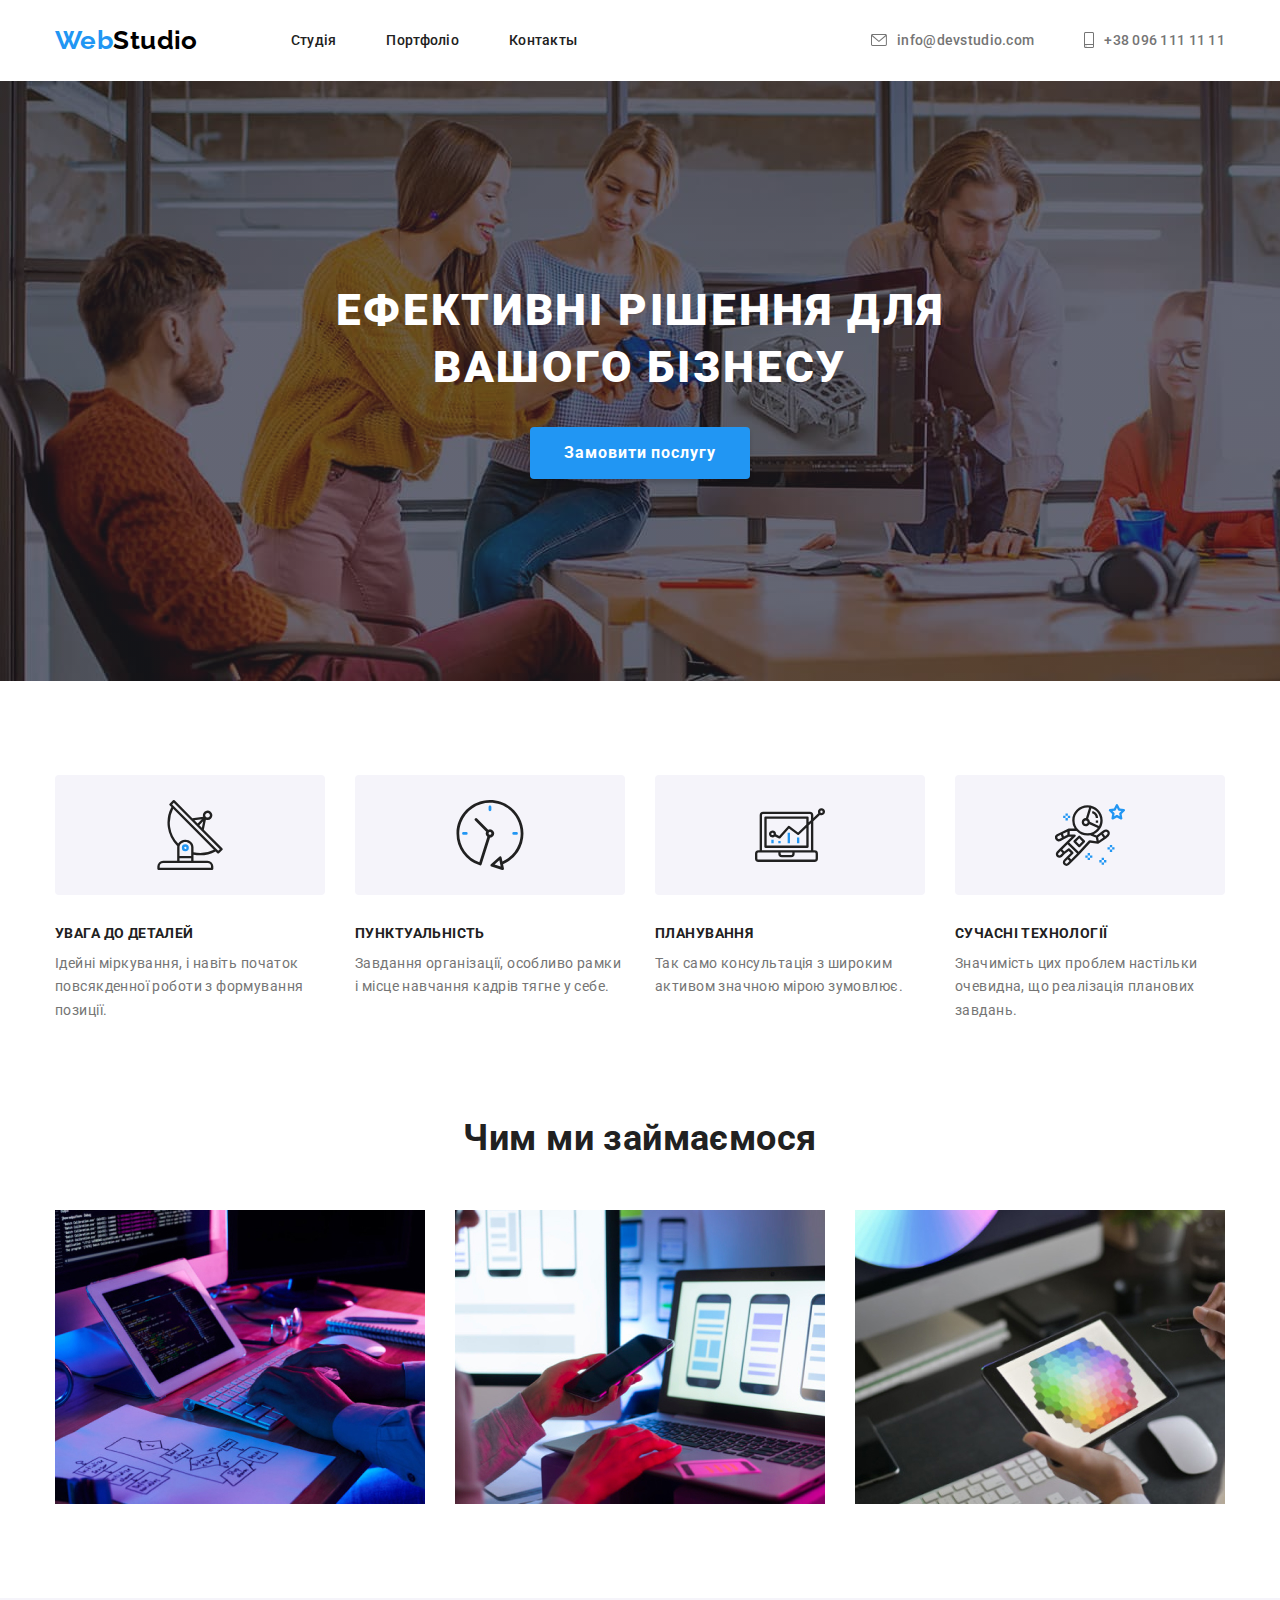
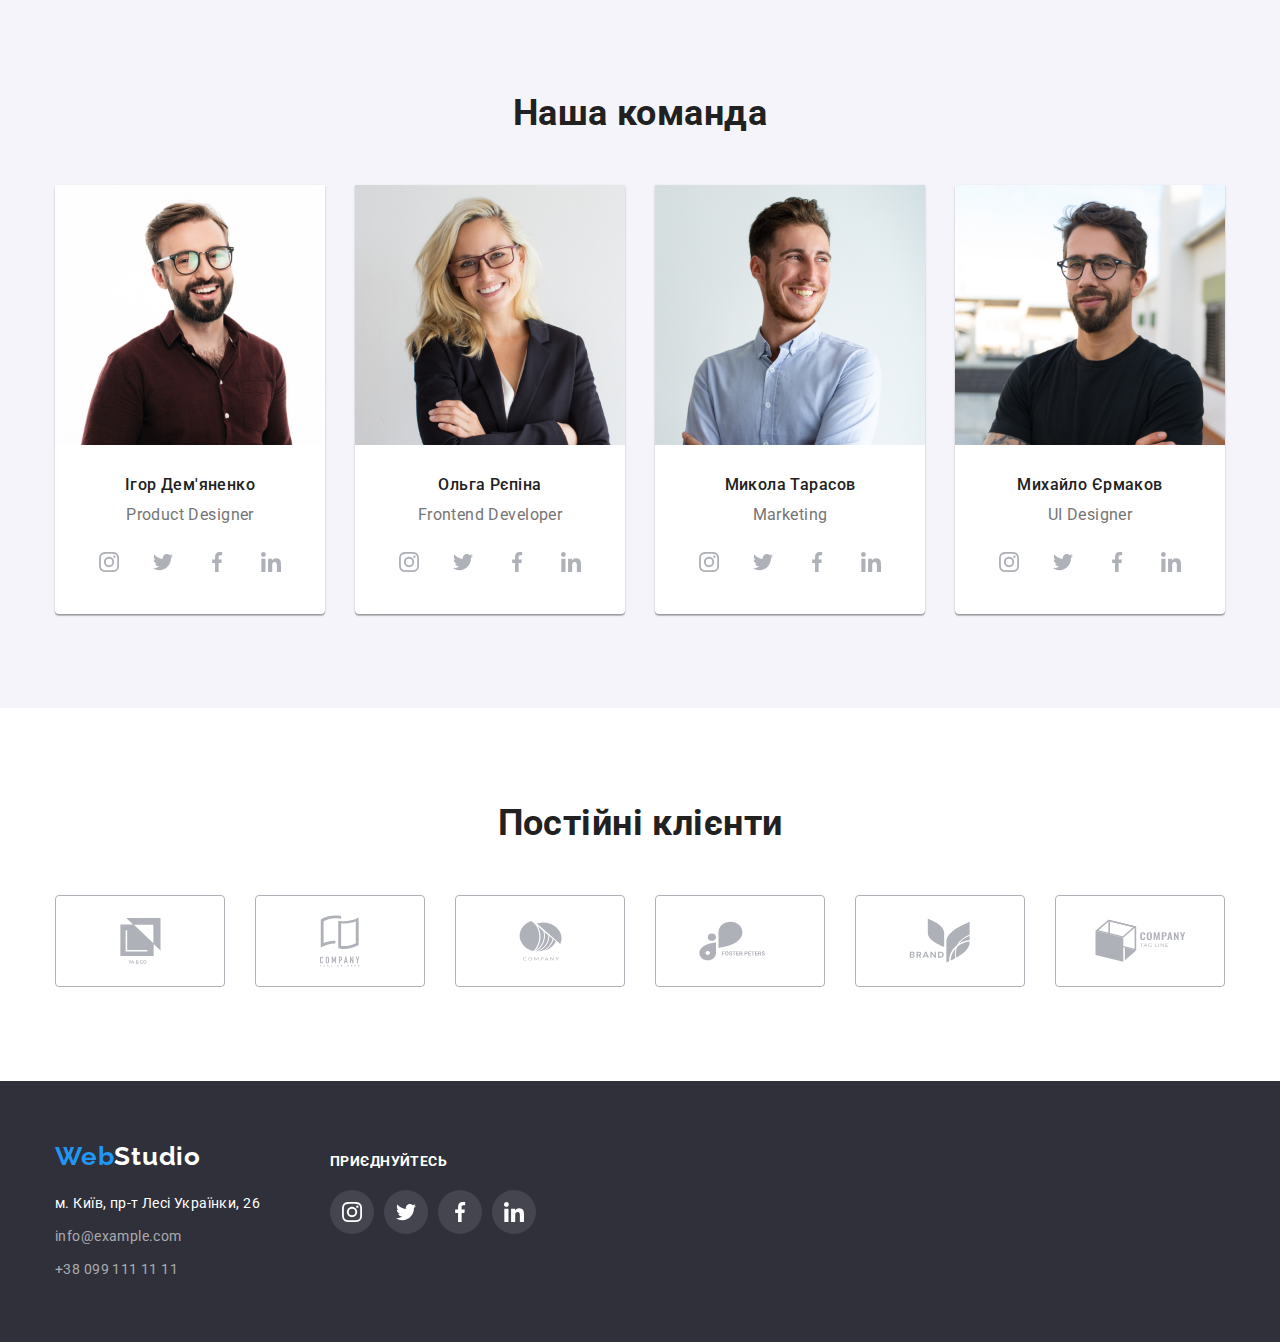
<file: index.html>
<!DOCTYPE html>
<html lang="en">
  <head>
    <meta charset="UTF-8" />
    <meta http-equiv="X-UA-Compatible" content="IE=edge" />
    <meta name="viewport" content="width=device-width, initial-scale=1.0" />
    <link rel="preconnect" href="https://fonts.googleapis.com" />
    <link rel="preconnect" href="https://fonts.gstatic.com" crossorigin />
    <link
      href="https://fonts.googleapis.com/css2?family=Raleway:wght@700&family=Roboto:wght@400;500;700&display=swap"
      rel="stylesheet"
    />
    <link
      rel="stylesheet"
      href="https://cdnjs.cloudflare.com/ajax/libs/modern-normalize/1.1.0/modern-normalize.min.css"
    />
    <link rel="stylesheet" href="./css/reset.css" />
    <link rel="stylesheet" href="./css/style.css" />
    <title>DZ_2</title>
  </head>
  <body>
    <!-- HEADER -->
    <header class="header">
      <div class="container header-container">
        <nav class="header-nav">
          <a href="./index.html" class="icon-link"
            ><span class="header-icon">Web</span>Studio</a
          >
          <ul class="header-list">
            <li class="header-item">
              <a href="./index.html" class="header-link visited"> Студія</a>
            </li>
            <li class="header-item">
              <a href="portfolio.html" target="_blank" class="header-link">
                Портфоліо</a
              >
            </li>
            <li class="header-item">
              <a href="" class="header-link"> Контакты</a>
            </li>
          </ul>
        </nav>

        <ul class="header-auth">
          <li class="header-auth-item">
            <a
              href="mailto:info@devstudio.com"
              target="_blank"
              class="header-auth-link"
              >info@devstudio.com
              <svg class="header-email-icon" width="16" height="12">
                <use href="./Img/header-icons.svg#icon-envelope-hover"></use>
              </svg>
            </a>
          </li>
          <li class="header-auth-item">
            <a href="tel:+380961111111" target="_blank" class="header-auth-link"
              >+38 096 111 11 11
              <svg class="header-email-icon" width="10" height="16">
                <use href="./Img/header-icons.svg#icon-smartphone"></use>
              </svg>
            </a>
          </li>
        </ul>
      </div>
    </header>

    <main>
      <!-- HERO -->
      <section class="hero section">
        <div class="container">
          <h1 class="hero-title">Ефективні рішення для вашого бізнесу</h1>
          <button type="button" class="hero-btn">Замовити послугу</button>
        </div>
      </section>
      <!-- advantage -->
      <section class="advantage container section">
        <h2 class="advantage-title title visually-hidden">Особенности</h2>
        <ul class="advantage-list">
          <li class="advantage-item">
            <div class="advantage-icon-border">
              <svg class="advantage-icons" width="70" height="70">
                <use href="./Img/advantage-icons.svg#icon-antenna-1"></use>
              </svg>
            </div>
            <h3 class="advantage-secondary-title">УВАГА ДО ДЕТАЛЕЙ</h3>
            <p class="advantage-text">
              Ідейні міркування, і навіть початок повсякденної роботи з
              формування позиції.
            </p>
          </li>
          <li class="advantage-item">
            <div class="advantage-icon-border">
              <svg class="advantage-icons" width="70" height="70">
                <use href="./Img/advantage-icons.svg#icon-clock-1"></use>
              </svg>
            </div>
            <h3 class="advantage-secondary-title">ПУНКТУАЛЬНІСТЬ</h3>
            <p class="advantage-text">
              Завдання організації, особливо рамки і місце навчання кадрів тягне
              у себе.
            </p>
          </li>
          <li class="advantage-item">
            <div class="advantage-icon-border">
              <svg class="advantage-icons" width="70" height="70">
                <use href="./Img/advantage-icons.svg#icon-diagram-1"></use>
              </svg>
            </div>
            <h3 class="advantage-secondary-title">ПЛАНУВАННЯ</h3>
            <p class="advantage-text">
              Так само консультація з широким активом значною мірою зумовлює.
            </p>
          </li>
          <li class="advantage-item">
            <div class="advantage-icon-border">
              <svg class="advantage-icons" width="70" height="70">
                <use href="./Img/advantage-icons.svg#icon-astronaut-1"></use>
              </svg>
            </div>
            <h3 class="advantage-secondary-title">СУЧАСНІ ТЕХНОЛОГІЇ</h3>
            <p class="advantage-text">
              Значимість цих проблем настільки очевидна, що реалізація планових
              завдань.
            </p>
          </li>
        </ul>
      </section>
      <!-- WORK -->
      <section class="work container section">
        <h2 class="work-title title">Чим ми займаємося</h2>
        <ul class="work-list">
          <li class="work-item">
            <img src="./Img/code.jpg" alt="code" width="370" />
          </li>
          <li class="work-item">
            <img src="./Img/phone.jpg" alt="phone" width="370" />
          </li>
          <li class="work-item">
            <img src="./Img/tablet.jpg" alt="tablet" width="370" />
          </li>
        </ul>
      </section>
      <!-- TEAM -->
      <section class="team section">
        <div class="container">
          <h2 class="team-title title">Наша команда</h2>
          <ul class="team-list">
            <li class="team-item">
              <img
                src="./Img/img_1.jpg"
                alt="Ігор Дем'яненко
                 "
                width="270"
              />
              <h3 class="team-secondary-title">Ігор Дем'яненко</h3>
              <p class="team-text">Product Designer</p>
              <ul class="team-icon-list">
                <li class="team-icon-item">
                  <a class="team-icon-link" href="">
                    <svg class="team-soc-icon" width="20" height="20">
                      <use href="./Img/soc.svg#icon-instagram"></use>
                    </svg>
                  </a>
                </li>
                <li class="team-icon-item">
                  <a class="team-icon-link" href="">
                    <svg class="team-soc-icon" width="20" height="20">
                      <use href="./Img/soc.svg#icon-twitter"></use>
                    </svg>
                  </a>
                </li>
                <li class="team-icon-item">
                  <a class="team-icon-link" href="">
                    <svg class="team-soc-icon" width="20" height="20">
                      <use href="./Img/soc.svg#icon-facebook"></use>
                    </svg>
                  </a>
                </li>
                <li class="team-icon-item">
                  <a class="team-icon-link" href="">
                    <svg class="team-soc-icon" width="20" height="20">
                      <use href="./Img/soc.svg#icon-linkedin"></use>
                    </svg>
                  </a>
                </li>
              </ul>
            </li>
            <li class="team-item">
              <img
                src="./Img/img_2.jpg"
                alt="Ольга Рєпіна
                 "
                width="270"
              />
              <h3 class="team-secondary-title">Ольга Рєпіна</h3>
              <p class="team-text">Frontend Developer</p>
              <ul class="team-icon-list">
                <li class="team-icon-item">
                  <a class="team-icon-link" href="">
                    <svg class="team-soc-icon" width="20" height="20">
                      <use href="./Img/soc.svg#icon-instagram"></use>
                    </svg>
                  </a>
                </li>
                <li class="team-icon-item">
                  <a class="team-icon-link" href="">
                    <svg class="team-soc-icon" width="20" height="20">
                      <use href="./Img/soc.svg#icon-twitter"></use>
                    </svg>
                  </a>
                </li>
                <li class="team-icon-item">
                  <a class="team-icon-link" href="">
                    <svg class="team-soc-icon" width="20" height="20">
                      <use href="./Img/soc.svg#icon-facebook"></use>
                    </svg>
                  </a>
                </li>
                <li class="team-icon-item">
                  <a class="team-icon-link" href="">
                    <svg class="team-soc-icon" width="20" height="20">
                      <use href="./Img/soc.svg#icon-linkedin"></use>
                    </svg>
                  </a>
                </li>
              </ul>
            </li>
            <li class="team-item">
              <img
                src="./Img/img_3.jpg"
                alt="Микола Тарасов
                 "
                width="270"
              />
              <h3 class="team-secondary-title">Микола Тарасов</h3>
              <p class="team-text">Marketing</p>
              <ul class="team-icon-list">
                <li class="team-icon-item">
                  <a class="team-icon-link" href="">
                    <svg class="team-soc-icon" width="20" height="20">
                      <use href="./Img/soc.svg#icon-instagram"></use>
                    </svg>
                  </a>
                </li>
                <li class="team-icon-item">
                  <a class="team-icon-link" href="">
                    <svg class="team-soc-icon" width="20" height="20">
                      <use href="./Img/soc.svg#icon-twitter"></use>
                    </svg>
                  </a>
                </li>
                <li class="team-icon-item">
                  <a class="team-icon-link" href="">
                    <svg class="team-soc-icon" width="20" height="20">
                      <use href="./Img/soc.svg#icon-facebook"></use>
                    </svg>
                  </a>
                </li>
                <li class="team-icon-item">
                  <a class="team-icon-link" href="">
                    <svg class="team-soc-icon" width="20" height="20">
                      <use href="./Img/soc.svg#icon-linkedin"></use>
                    </svg>
                  </a>
                </li>
              </ul>
            </li>
            <li class="team-item">
              <img
                src="./Img/img_4.jpg"
                alt="Михайло Єрмаков
                 "
                width="270"
              />
              <h3 class="team-secondary-title">Михайло Єрмаков</h3>
              <p class="team-text">UI Designer</p>
              <ul class="team-icon-list">
                <li class="team-icon-item">
                  <a class="team-icon-link" href="">
                    <svg class="team-soc-icon" width="20" height="20">
                      <use href="./Img/soc.svg#icon-instagram"></use>
                    </svg>
                  </a>
                </li>
                <li class="team-icon-item">
                  <a class="team-icon-link" href="">
                    <svg class="team-soc-icon" width="20" height="20">
                      <use href="./Img/soc.svg#icon-twitter"></use>
                    </svg>
                  </a>
                </li>
                <li class="team-icon-item">
                  <a class="team-icon-link" href="">
                    <svg class="team-soc-icon" width="20" height="20">
                      <use href="./Img/soc.svg#icon-facebook"></use>
                    </svg>
                  </a>
                </li>
                <li class="team-icon-item">
                  <a class="team-icon-link" href="">
                    <svg class="team-soc-icon" width="20" height="20">
                      <use href="./Img/soc.svg#icon-linkedin"></use>
                    </svg>
                  </a>
                </li>
              </ul>
            </li>
          </ul>
        </div>
      </section>
      <!-- CLIENTS -->
      <section class="clients container section">
        <h2 class="title-clients title">Постійні клієнти</h2>
        <ul class="clients-list">
          <li class="clients-item">
            <a href="" class="clients-link">
              <svg class="clients-icon" width="41" height="46">
                <use href="./Img/clients-icon.svg#icon-group"></use>
              </svg>
            </a>
          </li>
          <li class="clients-item">
            <a href="" class="clients-link">
              <svg class="clients-icon" width="40" height="52">
                <use href="./Img/clients-icon.svg#icon-group-1"></use>
              </svg>
            </a>
          </li>
          <li class="clients-item">
            <a href="" class="clients-link">
              <svg class="clients-icon" width="43" height="41">
                <use href="./Img/clients-icon.svg#icon-group-2"></use>
              </svg>
            </a>
          </li>
          <li class="clients-item">
            <a href="" class="clients-link">
              <svg class="clients-icon" width="84" height="40">
                <use href="./Img/clients-icon.svg#icon-group-3"></use>
              </svg>
            </a>
          </li>
          <li class="clients-item">
            <a href="" class="clients-link">
              <svg class="clients-icon" width="62" height="45">
                <use href="./Img/clients-icon.svg#icon-group-4"></use>
              </svg>
            </a>
          </li>
          <li class="clients-item">
            <a href="" class="clients-link">
              <svg class="clients-icon" width="93" height="43">
                <use href="./Img/clients-icon.svg#icon-group-5"></use>
              </svg>
            </a>
          </li>
        </ul>
      </section>
    </main>
    <!-- FOOTER -->
    <footer class="footer">
      <div class="container footer-section">
        <address class="address">
          <ul class="adrress-list">
            <li class="address-item">
              <a href="./index.html" class="footer-icon-secondary"
                ><span class="footer-icon">Web</span>Studio</a
              >
            </li>
            <li class="address-item">
              <a
                href="https://goo.gl/maps/q9b8zo8jBSZSoCHC9"
                target="_blank"
                rel="noopener noreferrer"
                class="adress-link"
                >м. Київ, пр-т Лесі Українки, 26</a
              ><br />
            </li>
            <li class="address-item">
              <a href="mailto:info@example.com" class="contact-link"
                >info@example.com</a
              ><br />
            </li>
            <li class="address-item">
              <a href="tel:+380991111111" class="contact-link"
                >+38 099 111 11 11</a
              >
            </li>
          </ul>
          <div class="footer-position">
            <h3 class="footer-title">приєднуйтесь</h3>
            <ul class="footer-icon-list">
              <li class="footer-icon-item">
                <a class="footer-icon-link" href="">
                  <svg class="footer-soc-icon" width="20" height="20">
                    <use href="./Img/soc.svg#icon-instagram"></use>
                  </svg>
                </a>
              </li>
              <li class="footer-icon-item">
                <a class="footer-icon-link" href="">
                  <svg class="footer-soc-icon" width="20" height="20">
                    <use href="./Img/soc.svg#icon-twitter"></use>
                  </svg>
                </a>
              </li>
              <li class="footer-icon-item">
                <a class="footer-icon-link" href="">
                  <svg class="footer-soc-icon" width="20" height="20">
                    <use href="./Img/soc.svg#icon-facebook"></use>
                  </svg>
                </a>
              </li>
              <li class="footer-icon-item">
                <a class="footer-icon-link" href="">
                  <svg class="footer-soc-icon" width="20" height="20">
                    <use href="./Img/soc.svg#icon-linkedin"></use>
                  </svg>
                </a>
              </li>
            </ul>
          </div>
        </address>
      </div>
    </footer>
  </body>
</html>
</file>
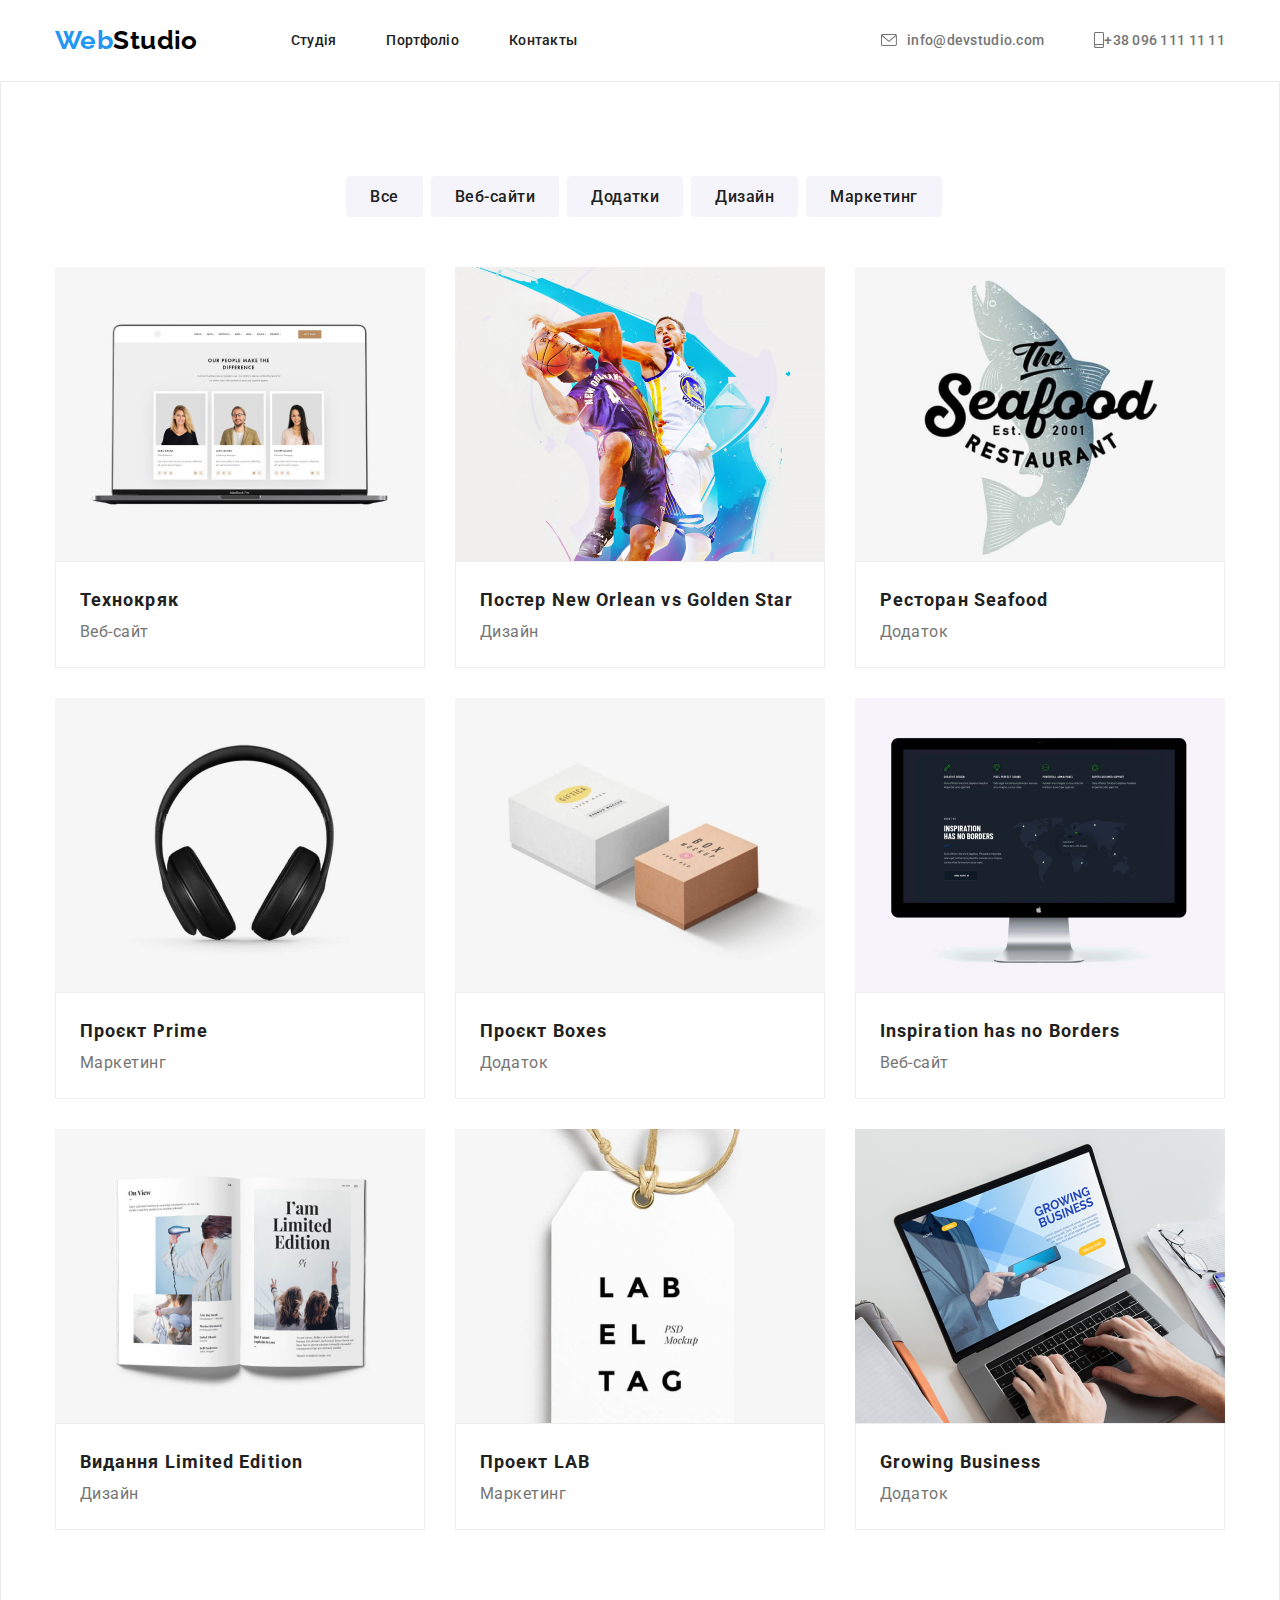
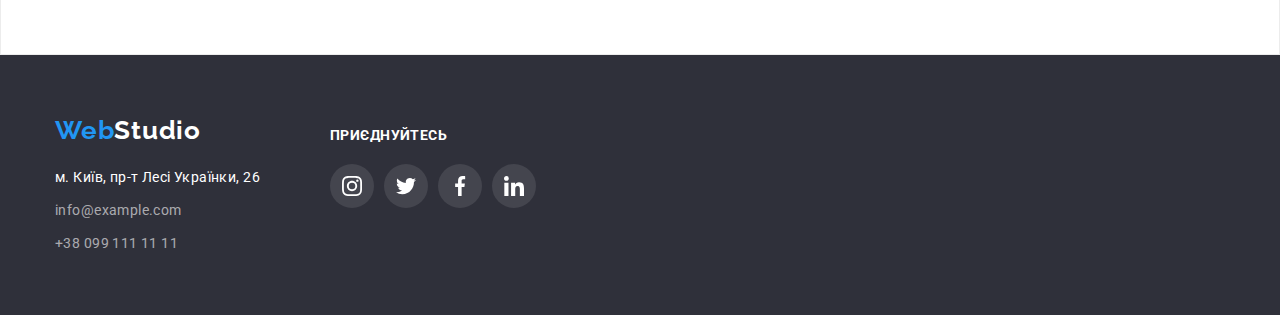
<file: portfolio.html>
<!DOCTYPE html>
<html lang="en">
  <head>
    <meta charset="UTF-8" />
    <meta http-equiv="X-UA-Compatible" content="IE=edge" />
    <meta name="viewport" content="width=device-width, initial-scale=1.0" />
    <link rel="preconnect" href="https://fonts.googleapis.com" />
    <link rel="preconnect" href="https://fonts.gstatic.com" crossorigin />
    <link
      href="https://fonts.googleapis.com/css2?family=Raleway:wght@700&family=Roboto:wght@400;500;700&display=swap"
      rel="stylesheet"
    />
    <link
      rel="stylesheet"
      href="https://cdnjs.cloudflare.com/ajax/libs/modern-normalize/1.1.0/modern-normalize.min.css"
    />
    <link rel="stylesheet" href="./css/reset.css" />
    <link rel="stylesheet" href="./css/style.css" />
    <title>Portfolio</title>
  </head>
  <body>
    <!-- HEADER -->
    <header class="header">
      <div class="container header-container">
        <nav class="header-nav">
          <a href="./index.html" class="icon-link"
            ><span class="header-icon">Web</span>Studio</a
          >
          <ul class="header-list">
            <li class="header-item">
              <a href="./index.html" class="header-link"> Студія</a>
            </li>
            <li class="header-item">
              <a
                href="portfolio.html"
                target="_blank"
                class="header-link visited"
              >
                Портфоліо</a
              >
            </li>
            <li class="header-item">
              <a href="" class="header-link"> Контакты</a>
            </li>
          </ul>
        </nav>

        <ul class="header-auth">
          <li class="header-auth-item">
            <a
              href="mailto:info@devstudio.com"
              target="_blank"
              class="header-auth-link"
              >info@devstudio.com
              <svg class="header-email-icon" width="16" height="12">
                <use href="./Img/header-icons.svg#icon-envelope-hover"></use>
              </svg>
            </a>
          </li>
          <li class="header-auth-item">
            <a href="tel:+380961111111" target="_blank" class="header-auth-link"
              >+38 096 111 11 11
              <svg class="header-phone-icon" width="10" height="16">
                <use href="./Img/iphone.svg#icon-smartphone"></use>
              </svg>
            </a>
          </li>
        </ul>
      </div>
    </header>
    <main>
      <section class="portfolio portfolio-header">
        <div class="container section">
          <h1 class="hero-portfolio visually-hidden">PORTFOLIO</h1>
          <!-- Кнопки -->

          <ul class="radio-buttons">
            <li class="portfolio-button">
              <button type="button" class="portfolio-btn">Все</button>
            </li>
            <li class="portfolio-button">
              <button type="button" class="portfolio-btn">Веб-сайти</button>
            </li>
            <li class="portfolio-button">
              <button type="button" class="portfolio-btn">Додатки</button>
            </li>
            <li class="portfolio-button">
              <button type="button" class="portfolio-btn">Дизайн</button>
            </li>
            <li class="portfolio-button">
              <button type="button" class="portfolio-btn">Маркетинг</button>
            </li>
          </ul>

          <!-- Контент -->

          <ul class="content-list">
            <li class="content-item">
              <img
                src="./img-portfolio/techno.jpg"
                alt="Технокряк"
                width="370"
              />
              <div class="portfolio-content">
                <h3 class="content-title">Технокряк</h3>
                <p class="content-text">Веб-сайт</p>
              </div>
            </li>
            <li class="content-item">
              <img
                src="./img-portfolio/poster.jpg"
                alt="Постер New Orlean vs Golden Star"
                width="370"
              />
              <div class="portfolio-content">
                <h3 class="content-title">Постер New Orlean vs Golden Star</h3>
                <p class="content-text">Дизайн</p>
              </div>
            </li>
            <li class="content-item">
              <img
                src="./img-portfolio/restaurant.jpg"
                alt="Ресторан Seafood"
                width="370"
              />
              <div class="portfolio-content">
                <h3 class="content-title">Ресторан Seafood</h3>
                <p class="content-text">Додаток</p>
              </div>
            </li>
            <li class="content-item">
              <img
                src="./img-portfolio/prime.jpg"
                alt="Проєкт Prime"
                width="370"
              />
              <div class="portfolio-content">
                <h3 class="content-title">Проєкт Prime</h3>
                <p class="content-text">Маркетинг</p>
              </div>
            </li>
            <li class="content-item">
              <img
                src="./img-portfolio/boxes.jpg"
                alt="Проєкт Boxes"
                width="370"
              />
              <div class="portfolio-content">
                <h3 class="content-title">Проєкт Boxes</h3>
                <p class="content-text">Додаток</p>
              </div>
            </li>
            <li class="content-item">
              <img
                src="./img-portfolio/Inspiration has no Borders.jpg"
                alt="Inspiration has no Borders"
                width="370"
              />
              <div class="portfolio-content">
                <h3 class="content-title">Inspiration has no Borders</h3>
                <p class="content-text">Веб-сайт</p>
              </div>
            </li>
            <li class="content-item">
              <img
                src="./img-portfolio/LimitedEdition.jpg"
                alt="Видання Limited Edition"
                width="370"
              />

              <div class="portfolio-content">
                <h3 class="content-title">Видання Limited Edition</h3>
                <p class="content-text">Дизайн</p>
              </div>
            </li>
            <li class="content-item">
              <img src="./img-portfolio/lab.jpg" alt="Проект LAB" width="370" />
              <div class="portfolio-content">
                <h3 class="content-title">Проект LAB</h3>
                <p class="content-text">Маркетинг</p>
              </div>
            </li>
            <li class="content-item">
              <img
                src="./img-portfolio/GrowingBusiness.jpg"
                alt="Growing Business"
                width="370"
              />
              <div class="portfolio-content">
                <h3 class="content-title">Growing Business</h3>
                <p class="content-text">Додаток</p>
              </div>
            </li>
          </ul>
        </div>
      </section>
    </main>

    <footer class="footer">
      <div class="container footer-section">
        <address class="address">
          <ul class="adrress-list">
            <li class="address-item">
              <a href="./index.html" class="footer-icon-secondary"
                ><span class="footer-icon">Web</span>Studio</a
              >
            </li>
            <li class="address-item">
              <a
                href="https://goo.gl/maps/q9b8zo8jBSZSoCHC9"
                target="_blank"
                rel="noopener noreferrer"
                class="adress-link"
                >м. Київ, пр-т Лесі Українки, 26</a
              ><br />
            </li>
            <li class="address-item">
              <a href="mailto:info@example.com" class="contact-link"
                >info@example.com</a
              ><br />
            </li>
            <li class="address-item">
              <a href="tel:+380991111111" class="contact-link"
                >+38 099 111 11 11</a
              >
            </li>
          </ul>
          <div class="footer-position">
            <h3 class="footer-title">приєднуйтесь</h3>
            <ul class="footer-icon-list">
              <li class="footer-icon-item">
                <a class="footer-icon-link" href="">
                  <svg class="footer-soc-icon" width="20" height="20">
                    <use href="./Img/soc.svg#icon-instagram"></use>
                  </svg>
                </a>
              </li>
              <li class="footer-icon-item">
                <a class="footer-icon-link" href="">
                  <svg class="footer-soc-icon" width="20" height="20">
                    <use href="./Img/soc.svg#icon-twitter"></use>
                  </svg>
                </a>
              </li>
              <li class="footer-icon-item">
                <a class="footer-icon-link" href="">
                  <svg class="footer-soc-icon" width="20" height="20">
                    <use href="./Img/soc.svg#icon-facebook"></use>
                  </svg>
                </a>
              </li>
              <li class="footer-icon-item">
                <a class="footer-icon-link" href="">
                  <svg class="footer-soc-icon" width="20" height="20">
                    <use href="./Img/soc.svg#icon-linkedin"></use>
                  </svg>
                </a>
              </li>
            </ul>
          </div>
        </address>
      </div>
    </footer>
  </body>
</html>
</file>
<file: css/style.css>
:root {
  --primery-title-color: #212121;
  --text-color: #757575;
  --accent-color: #2196f3;
  --footer-bcg-color: #2f303a;
}

body {
  background-color: #ffffff;
  color: var(--primery-title-color);
  font-family: "Roboto", sans-serif;
  letter-spacing: 0.03em;
  font-size: 14px;
  line-height: 1.2;
}

.title {
  color: var(--primery-title-color);
  font-weight: 700;
  font-size: 36px;
  text-align: center;
  margin-top: 0;
  margin-bottom: 50px;
}

.container {
  width: 100%;
  max-width: 1200px;
  margin: 0 auto;
  padding-left: 15px;
  padding-right: 15px;
  /* outline: 2px solid red; */
}

.section {
  padding-top: 94px;
  padding-bottom: 94px;
}

.footer-section {
  padding-top: 60px;
  padding-bottom: 60px;
}

/* ----------------------HEADER----------------------- */

.header-container {
  display: flex;
  align-items: center;
}

.header-container .header-nav {
  display: flex;
  align-items: center;
}

.header-list {
  display: flex;
  margin: 32px 0;
}

.header-item {
  margin-left: 93px;
}

.header-list .header-item + .header-item {
  margin-left: 50px;
}
.header-icon {
  font-family: "Raleway";
  font-weight: 700;
  font-size: 26px;
  color: #2196f3;
}

.icon-link {
  font-family: "Raleway";
  font-weight: 700;
  font-size: 26px;
  color: #000000;
}

.header-link {
  color: var(--primery-title-color);
  font-weight: 500;
  letter-spacing: 0.02em;
  padding: 32px 0;
}

.header-link:hover,
.header-link:focus {
  color: var(--accent-color);
}

.header-auth .header-auth-item + .header-auth-item {
  margin-left: 50px;
}

.header-auth {
  margin-bottom: 0;
  display: flex;
  margin-left: auto;
}

.header-email-icon {
  margin-right: 10px;
}

.header-auth-link {
  color: var(--text-color);
  font-weight: 500;
  letter-spacing: 0.02em;
  display: flex;
  align-items: center;
  flex-direction: row-reverse;
  fill: #757575;
}

.header-auth-link:hover,
.header-auth-link:focus {
  color: var(--accent-color);
  fill: var(--accent-color);
}

.visited:visited {
  color: var(--accent-color);
}

/* ----------------HERO--------------------- */

.hero {
  background-color: var(--footer-bcg-color);
  min-height: 600px;
  display: flex;
  align-items: center;
  background-image: linear-gradient(
      to right,
      rgba(47, 48, 58, 0.4),
      rgba(47, 48, 58, 0.4)
    ),
    url(../Img/hero-img.jpg);
  background-repeat: no-repeat;
  background-size: cover;
}

.hero .container {
  text-align: center;
  max-width: 1600px;
}

.hero-title {
  max-width: 696px;
  margin: 0 auto;
  color: #ffffff;
  margin-top: 0;
  margin-bottom: 30px;
  font-weight: 900;
  font-size: 44px;
  line-height: 1.3;
  text-align: center;
  letter-spacing: 0.06em;
  text-transform: uppercase;
}

.hero-btn {
  background-color: var(--accent-color);
  color: #ffffff;
  cursor: pointer;
  font-weight: 700;
  font-size: 16px;
  line-height: 1.8;
  text-align: center;
  letter-spacing: 0.06em;
  padding: 10px 32px;
  box-shadow: 0px 4px 4px rgba(0, 0, 0, 0.15);
  border-radius: 4px;
  border-color: transparent;
}
.hero-btn:hover,
.hero-btn:focus {
  background-color: var(--accent-color);
  color: #ffffff;
  box-shadow: 0px 3px 1px rgba(0, 0, 0, 0.1), 0px 1px 2px rgba(0, 0, 0, 0.08),
    0px 2px 2px rgba(0, 0, 0, 0.12);
}

/* ----------------ADVANTAGE---------------------- */

.advantage-list {
  display: flex;
  gap: 30px;
}

.advantage-secondary-title {
  color: var(--primery-title-color);
  font-weight: 700;
  font-size: 14px;
  text-transform: uppercase;
  margin-bottom: 10px;
}

.advantage-text {
  color: var(--text-color);
  font-weight: 400;
  line-height: 1.7;
}

.advantage-icon-border {
  background: #f5f4fa;
  border-radius: 4px;
  width: 270px;
  display: flex;
  justify-content: center;
  align-items: center;
  margin-bottom: 30px;
  height: 120px;
}

/* --------------------WORK-------------------------- */

.work {
  padding-top: 0;
}

.work-list {
  display: flex;
  gap: 30px;
}

/* -------------------TEAM---------------------- */

.team {
  background-color: #f5f4fa;
}

.team-list {
  display: flex;
  gap: 30px;
}

.team-item {
  background-color: #ffffff;
  box-shadow: 0px 1px 3px rgba(0, 0, 0, 0.12), 0px 1px 1px rgba(0, 0, 0, 0.14),
    0px 2px 1px rgba(0, 0, 0, 0.2);
  border-radius: 0px 0px 4px 4px;
}

.team-secondary-title {
  color: var(--primery-title-color);
  font-weight: 500;
  font-size: 16px;
  text-align: center;
  margin-top: 30px;
}

.team-text {
  color: var(--text-color);
  font-weight: 400;
  font-size: 16px;
  text-align: center;
  margin-top: 10px;
  margin-bottom: 16px;
}

.team-icon-list {
  display: flex;
  justify-content: center;
  margin-bottom: 30px;
  gap: 10px;
}

.team-icon-link {
  width: 44px;
  height: 44px;
  display: flex;
  justify-content: center;
  align-items: center;
}

.team-icon-link:hover,
.team-icon-link:focus {
  background-color: var(--accent-color);
  border-radius: 50%;
}

.team-icon-link:hover .team-soc-icon {
  fill: #ffffff;
}
.team-icon-link:focus .team-soc-icon {
  fill: #ffffff;
}

.team-soc-icon {
  fill: #afb1b8;
}

/* ---------------CLIENTS------------- */

.clients-list {
  display: flex;
  gap: 30px;
}

.clients-link {
  border: 1px solid #afb1b8;
  border-radius: 4px;
  width: 170px;
  height: 92px;
  display: flex;
  justify-content: center;
  align-items: center;
}

.clients-link:hover,
.clients-link:focus {
  border-color: var(--accent-color);
  outline: none;
}

.clients-link:hover .clients-icon {
  fill: var(--accent-color);
}
.clients-link:focus .clients-icon {
  fill: var(--accent-color);
}

.clients-icon {
  fill: #afb1b8;
}

/* ---------------FOOTER------------- */

.footer {
  background-color: var(--footer-bcg-color);
}

.address {
  display: flex;
  flex-wrap: nowrap;
  font-style: normal;
}

.adress-link {
  font-weight: 400;
  line-height: 1.7;
  color: #ffffff;
  font-style: normal;
}

.contact-link {
  font-weight: 400;
  line-height: 1.7;
  color: rgba(255, 255, 255, 0.6);
  font-style: normal;
}

.adress-link:hover,
.adress-link:focus {
  color: var(--accent-color);
}

.contact-link:hover,
.contact-link:focus {
  color: var(--accent-color);
}

.address-item:not(:last-child) {
  margin-bottom: 9px;
}

.footer-icon-secondary {
  color: #ffffff;
  font-family: "Raleway";
  font-weight: 700;
  font-size: 26px;
  letter-spacing: 0.03em;
  margin-bottom: 20px;
  display: block;
}

.footer-icon {
  font-family: "Raleway";
  font-weight: 700;
  font-size: 26px;
  color: #2196f3;
}

.footer-title {
  font-weight: 700;
  font-size: 14px;
  text-transform: uppercase;
  color: #ffffff;
  margin-bottom: 20px;
}

.footer-icon-list {
  gap: 10px;
  display: flex;
}

.footer-icon-link {
  width: 44px;
  height: 44px;
  border-radius: 50%;
  display: flex;
  justify-content: center;
  align-items: center;
  background: rgba(255, 255, 255, 0.1);
}

.footer-soc-icon {
  fill: #ffffff;
}

.footer-icon-item:hover {
  background-color: var(--accent-color);
  border-radius: 50%;
}

.footer-icon-link:focus {
  background-color: var(--accent-color);
}

.footer-position {
  margin-left: 70px;
  margin-top: 12px;
}

/*  -----------------------PORTFOLIO----------------- */

/* ----HEADER---- */

.portfolio-header {
  border: 1px solid #ececec;
}

.hero-portfolio {
  color: #000000;
  font-weight: 900;
  font-size: 44px;
  line-height: 1.3;
  text-align: center;
  letter-spacing: 0.06em;
  text-transform: uppercase;
  margin-top: 0;
  margin-bottom: 0;
}

.content-list {
  margin-top: 0;
  display: flex;
  flex-wrap: wrap;
}

.content-item {
  width: 370px;
  margin-right: 30px;
  margin-bottom: 30px;
}

.content-item:hover {
  box-shadow: 1px 1px 1px 1px #eeeeee;
}

.portfolio-content {
  padding: 20px 24px;
  border: 1px solid #eeeeee;
}

.content-title {
  font-weight: 700;
  font-size: 18px;
  line-height: 2;
  letter-spacing: 0.06em;
  color: var(--primery-title-color);
}

.content-item:nth-child(3n) {
  margin-right: 0;
}
.content-text {
  font-weight: 400;
  font-size: 16px;
  line-height: 1.8;
  letter-spacing: 0.03em;
  color: var(--text-color);
}

.radio-buttons {
  margin-bottom: 50px;
  display: flex;
  justify-content: center;
}

.portfolio-btn {
  background-color: #f5f4fa;
  color: var(--primery-title-color);
  cursor: pointer;
  font-weight: 500;
  font-size: 16px;
  line-height: 1.6;
  text-align: center;
  letter-spacing: 0.03em;
  margin-left: 8px;
  padding: 6px 22px;
  border-radius: 4px;
  border-color: transparent;
}

.portfolio-btn:hover,
.portfolio-btn:focus {
  background-color: var(--accent-color);
  color: #ffffff;
  box-shadow: 0px 3px 1px rgba(0, 0, 0, 0.1), 0px 1px 2px rgba(0, 0, 0, 0.08),
    0px 2px 2px rgba(0, 0, 0, 0.12);
}
</file>
